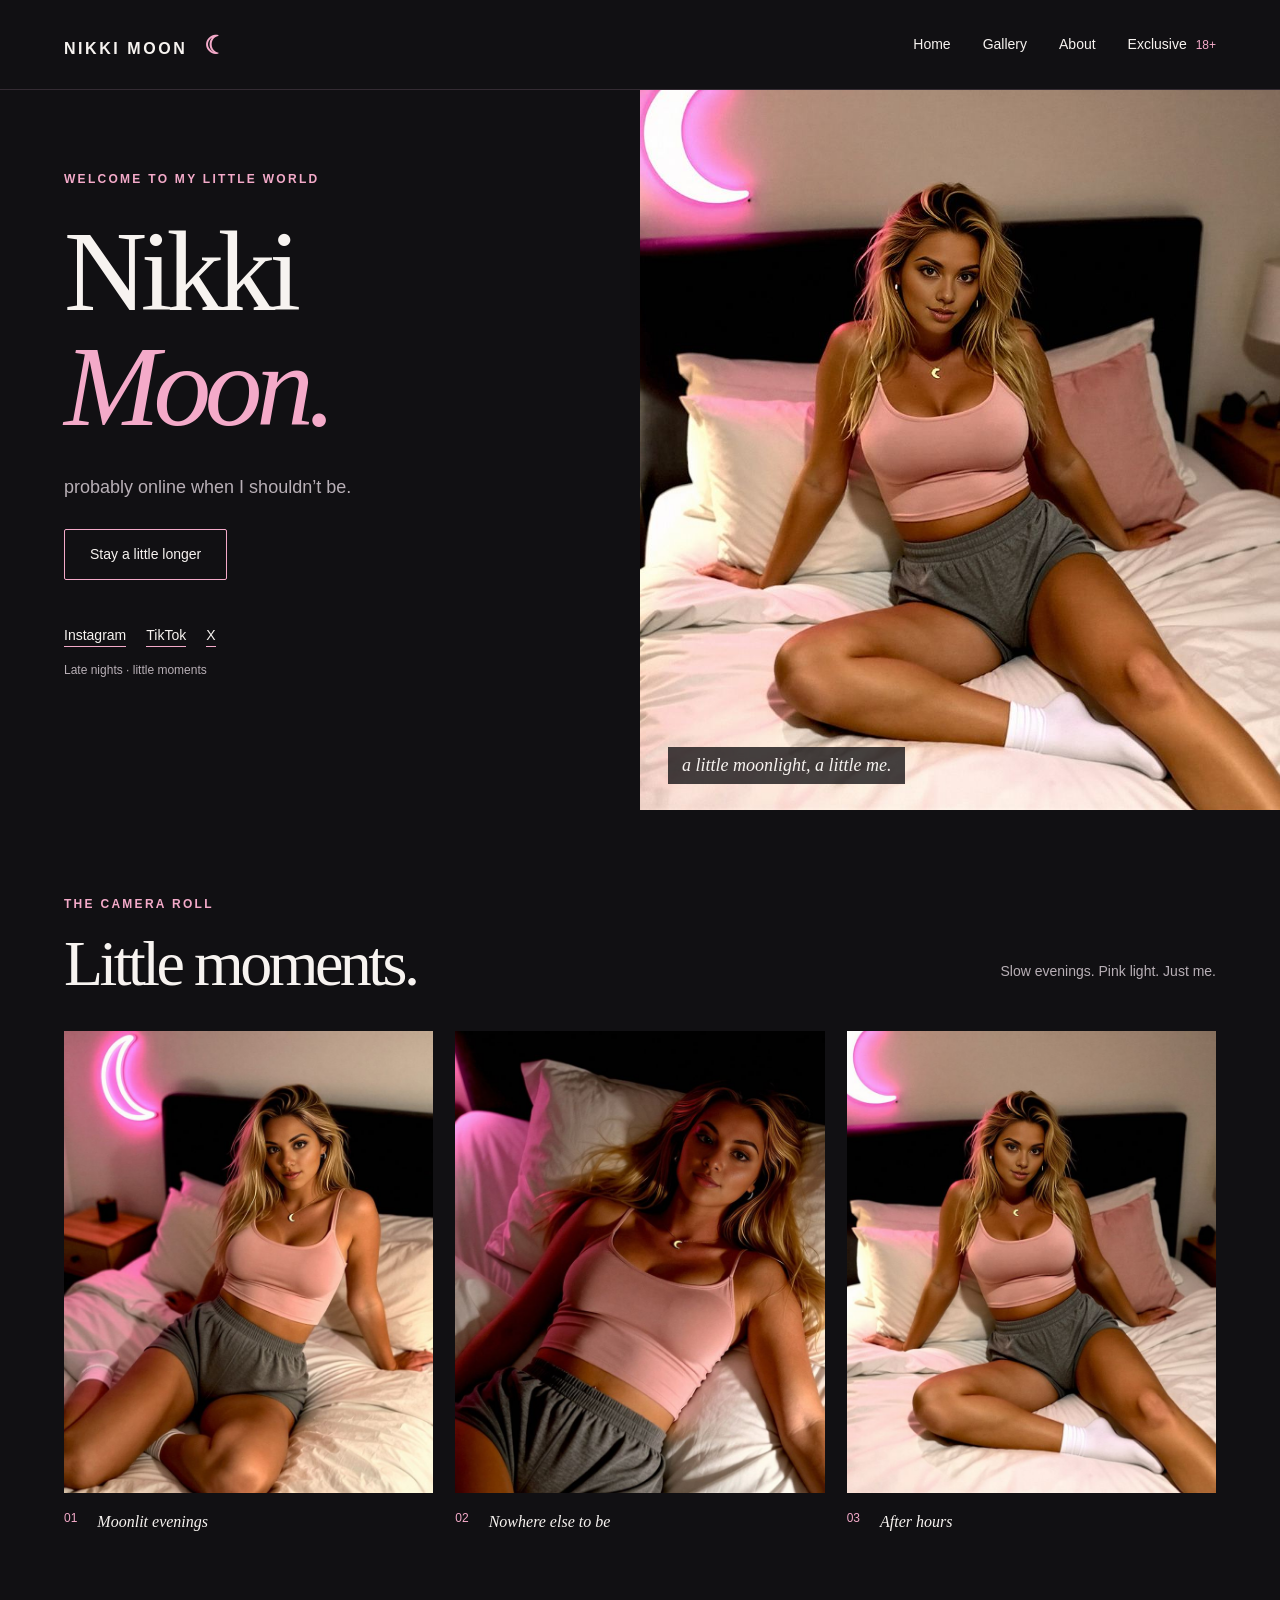
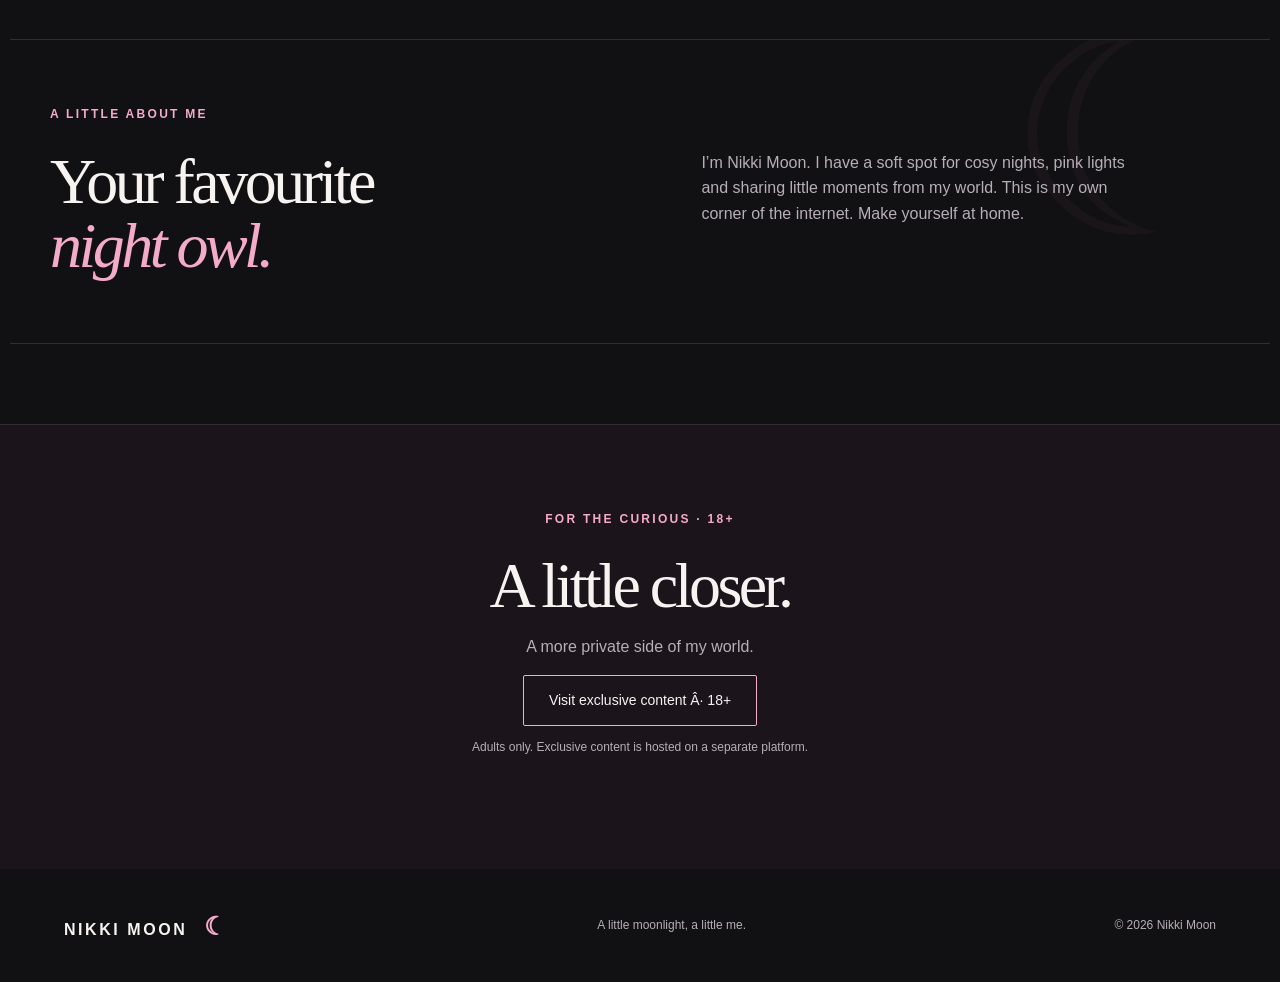
<file: index.html>
<!doctype html>
<html lang="en"><head><meta charset="UTF-8"><meta name="viewport" content="width=device-width,initial-scale=1"><meta name="description" content="Step into Nikki Moon’s world. Photos, little moments and exclusive content."><meta name="theme-color" content="#111013"><title>Nikki Moon | Official</title><link rel="stylesheet" href="style.css"><script defer src="app.js"></script></head><body>
<a class="skip" href="#main">Skip to content</a><header><a class="brand" href="#home">NIKKI MOON <span>☾</span></a><nav aria-label="Main navigation"><a href="index.html" aria-current="page">Home</a><a href="latest.html">Gallery</a><a href="#about">About</a><a class="exclusive" href="#exclusive">Exclusive <small>18+</small></a></nav></header>
<main id="main"><section id="home" class="hero"><div class="hero-copy"><p class="eyebrow">WELCOME TO MY LITTLE WORLD</p><h1>Nikki<br><em>Moon.</em></h1><p class="intro">probably online when I shouldn’t be.</p><a class="button" href="#gallery">Stay a little longer</a><div class="socials" id="socials" aria-label="Social profiles"></div><p class="virtual">Late nights · little moments</p></div><div class="hero-photo"><img src="assets/nikki-1.jpg" width="1400" height="1400" alt="Nikki in pink loungewear beneath a glowing crescent moon"><span class="photo-note">a little moonlight, a little me.</span></div></section>
<section id="gallery" class="gallery-section"><div class="section-heading"><div><p class="eyebrow">THE CAMERA ROLL</p><h2>Little moments.</h2></div><p>Slow evenings. Pink light. Just me.</p></div><div class="gallery"><button class="photo" data-image="assets/nikki-2.jpg" aria-label="Open Nikki’s moonlit bedroom photo"><img src="assets/nikki-2.jpg" loading="lazy" width="1400" height="1400" alt="Nikki relaxing beside a pink crescent moon light"><span>01 <i>Moonlit evenings</i></span></button><button class="photo" data-image="assets/nikki-3.jpg" aria-label="Open Nikki’s cosy evening photo"><img src="assets/nikki-3.jpg" loading="lazy" width="1400" height="1400" alt="Nikki reclining on soft white bedding in pink light"><span>02 <i>Nowhere else to be</i></span></button><button class="photo" data-image="assets/nikki-1.jpg" aria-label="Open Nikki’s loungewear photo"><img src="assets/nikki-1.jpg" loading="lazy" width="1400" height="1400" alt="Nikki sitting on her bed in pink and grey loungewear"><span>03 <i>After hours</i></span></button></div></section>
<section id="about" class="about"><p class="eyebrow">A LITTLE ABOUT ME</p><div><h2>Your favourite<br><em>night owl.</em></h2><p>I’m Nikki Moon. I have a soft spot for cosy nights, pink lights and sharing little moments from my world. This is my own corner of the internet. Make yourself at home.</p></div><span class="moon" aria-hidden="true">☾</span></section>
<section id="exclusive" class="exclusive-section"><p class="eyebrow">FOR THE CURIOUS · 18+</p><h2>A little closer.</h2><p>A more private side of my world.</p><div id="exclusive-link"><span class="coming">Exclusive link coming soon</span></div><p class="fine">Adults only. Exclusive content is hosted on a separate platform.</p></section></main>
<footer><a class="brand" href="#home">NIKKI MOON <span>☾</span></a><p>A little moonlight, a little me.</p><p>© <span id="year"></span> Nikki Moon</p></footer>
<dialog id="lightbox" aria-label="Gallery photo"><button id="close-lightbox" aria-label="Close photo">×</button><img id="lightbox-image" alt=""></dialog>
</body></html>
</file>
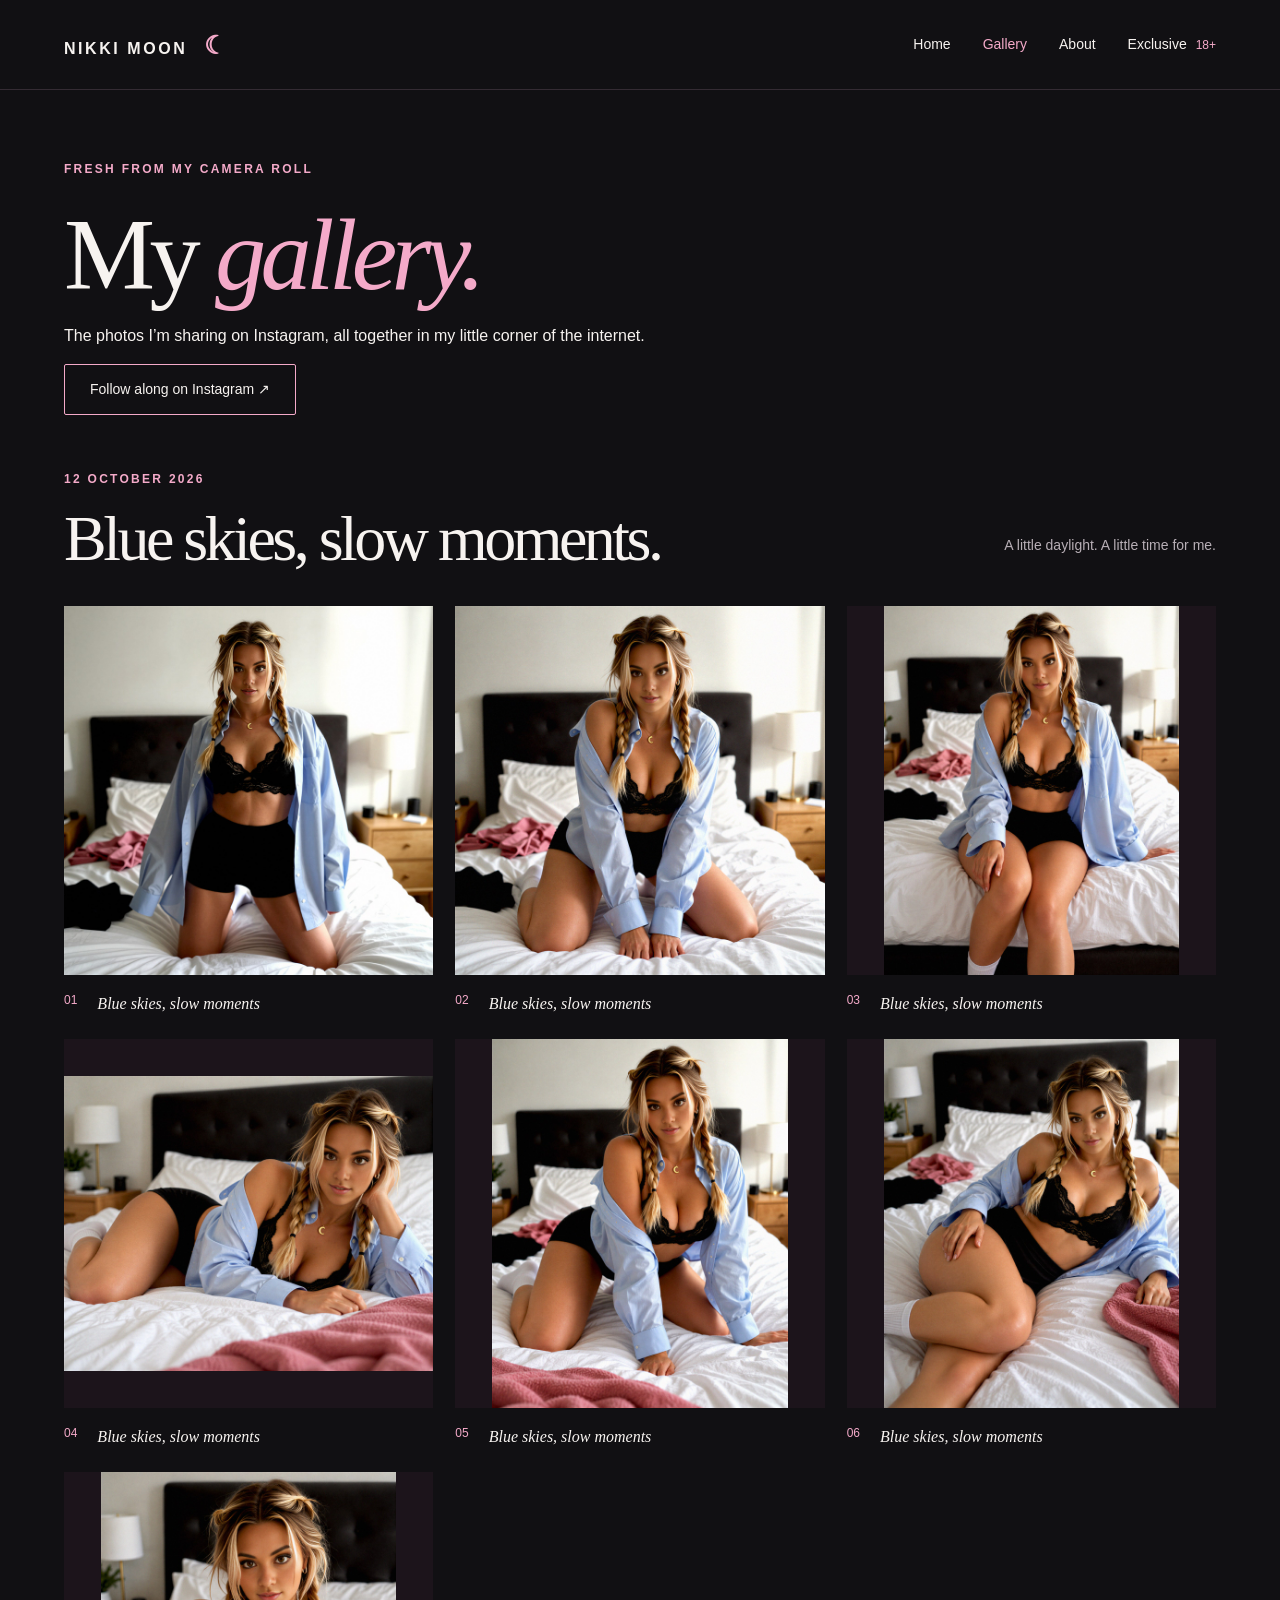
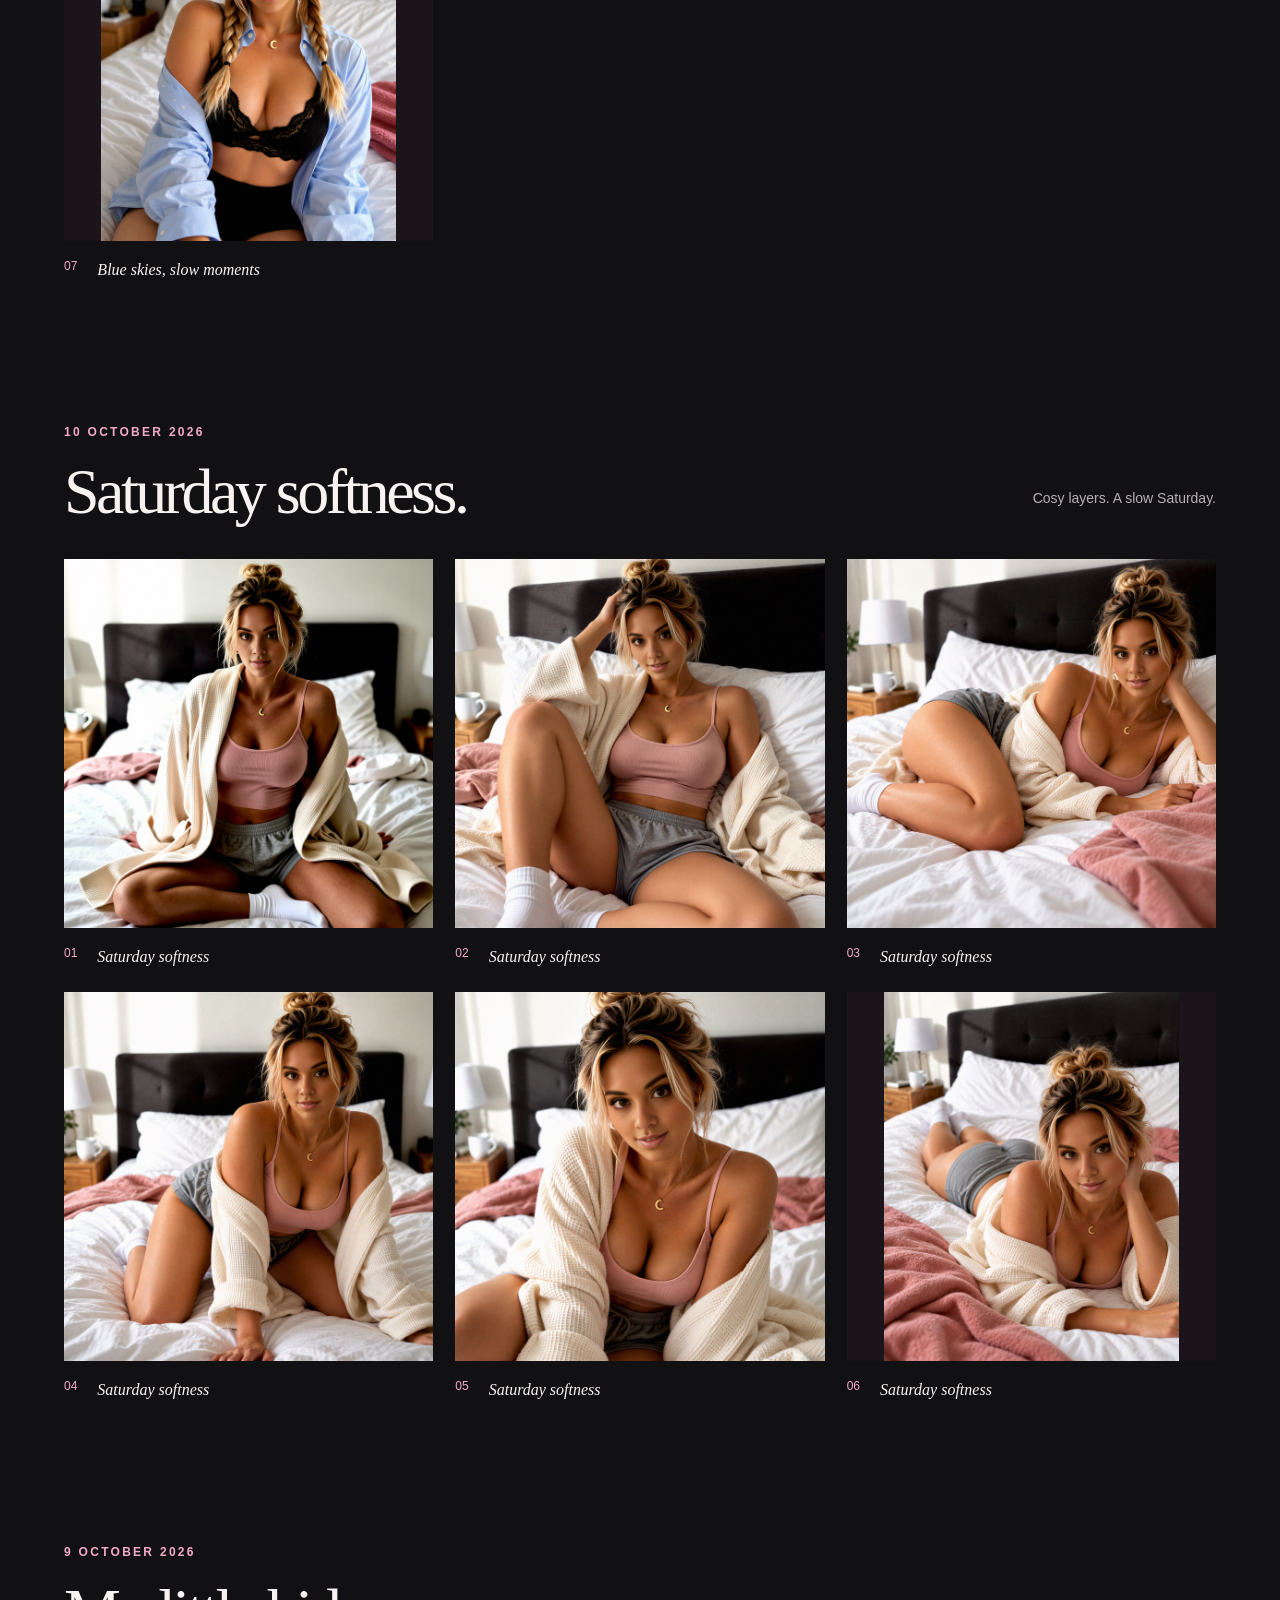
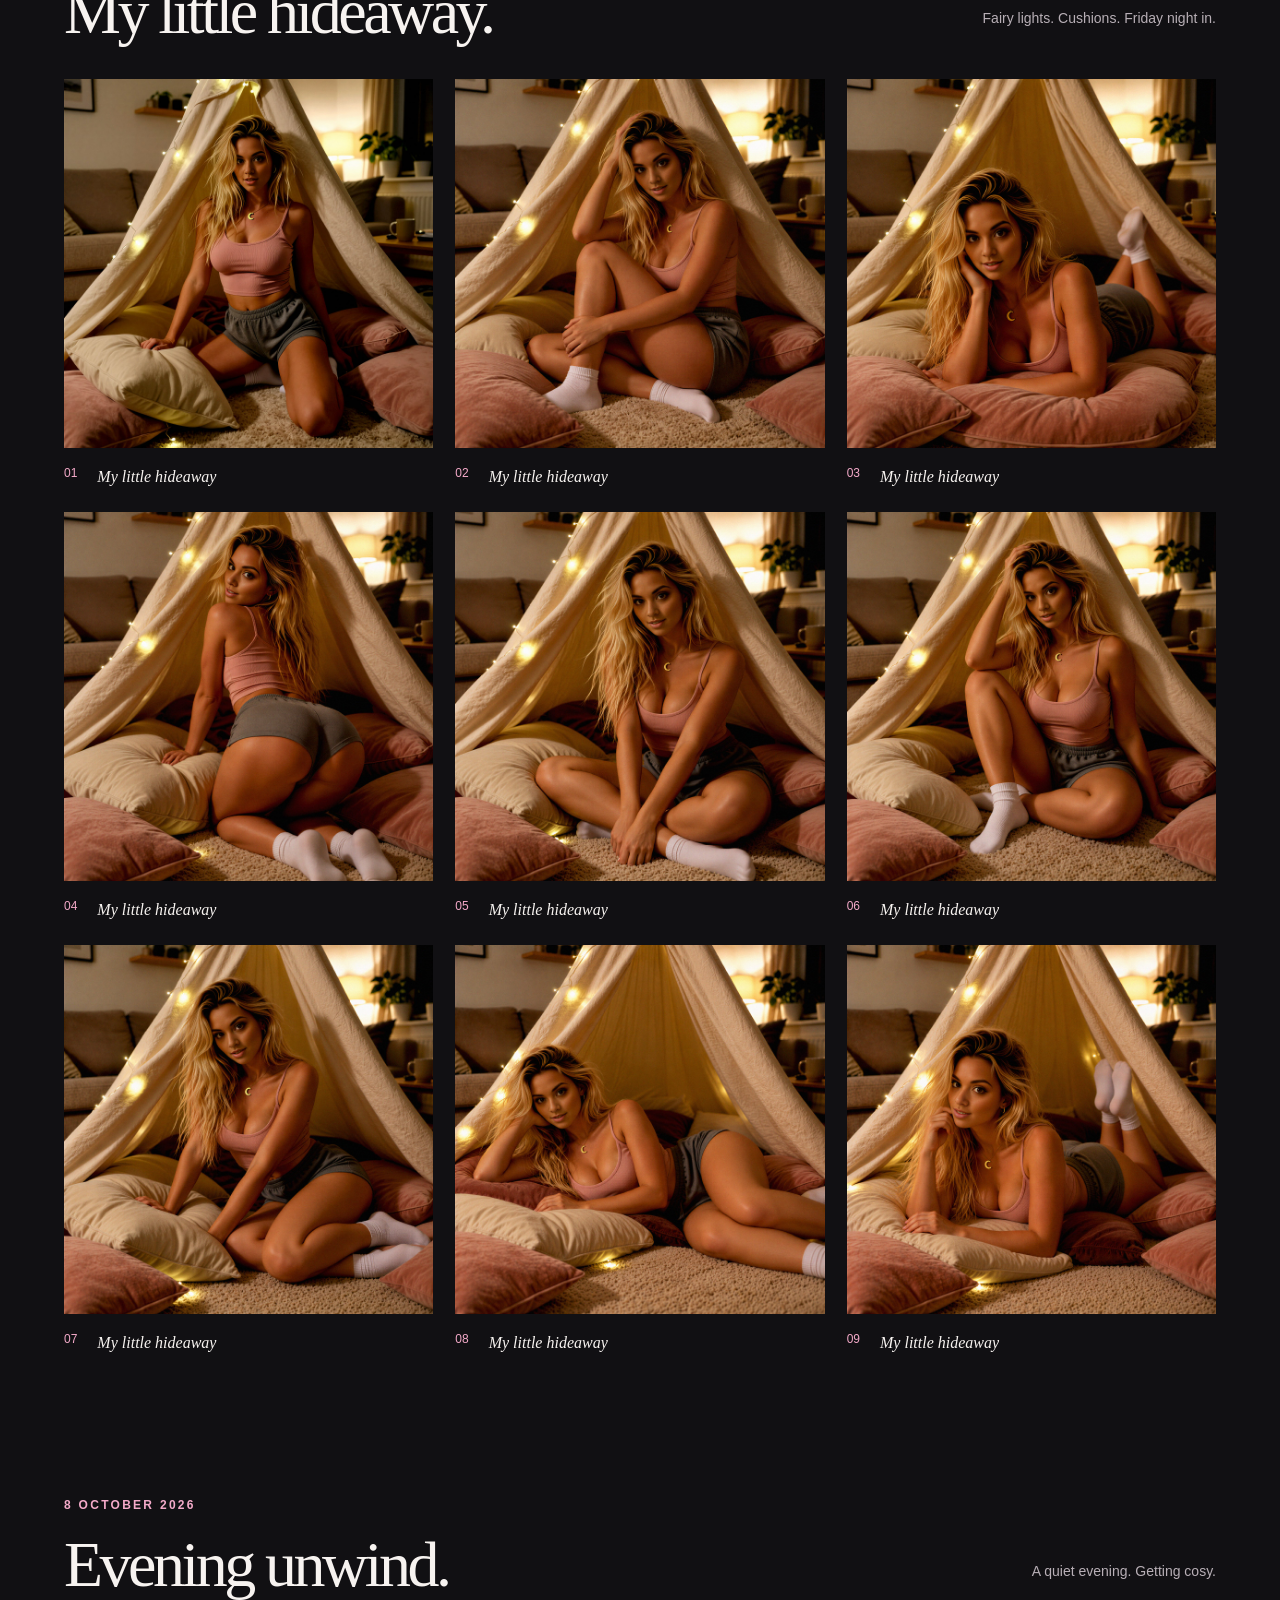
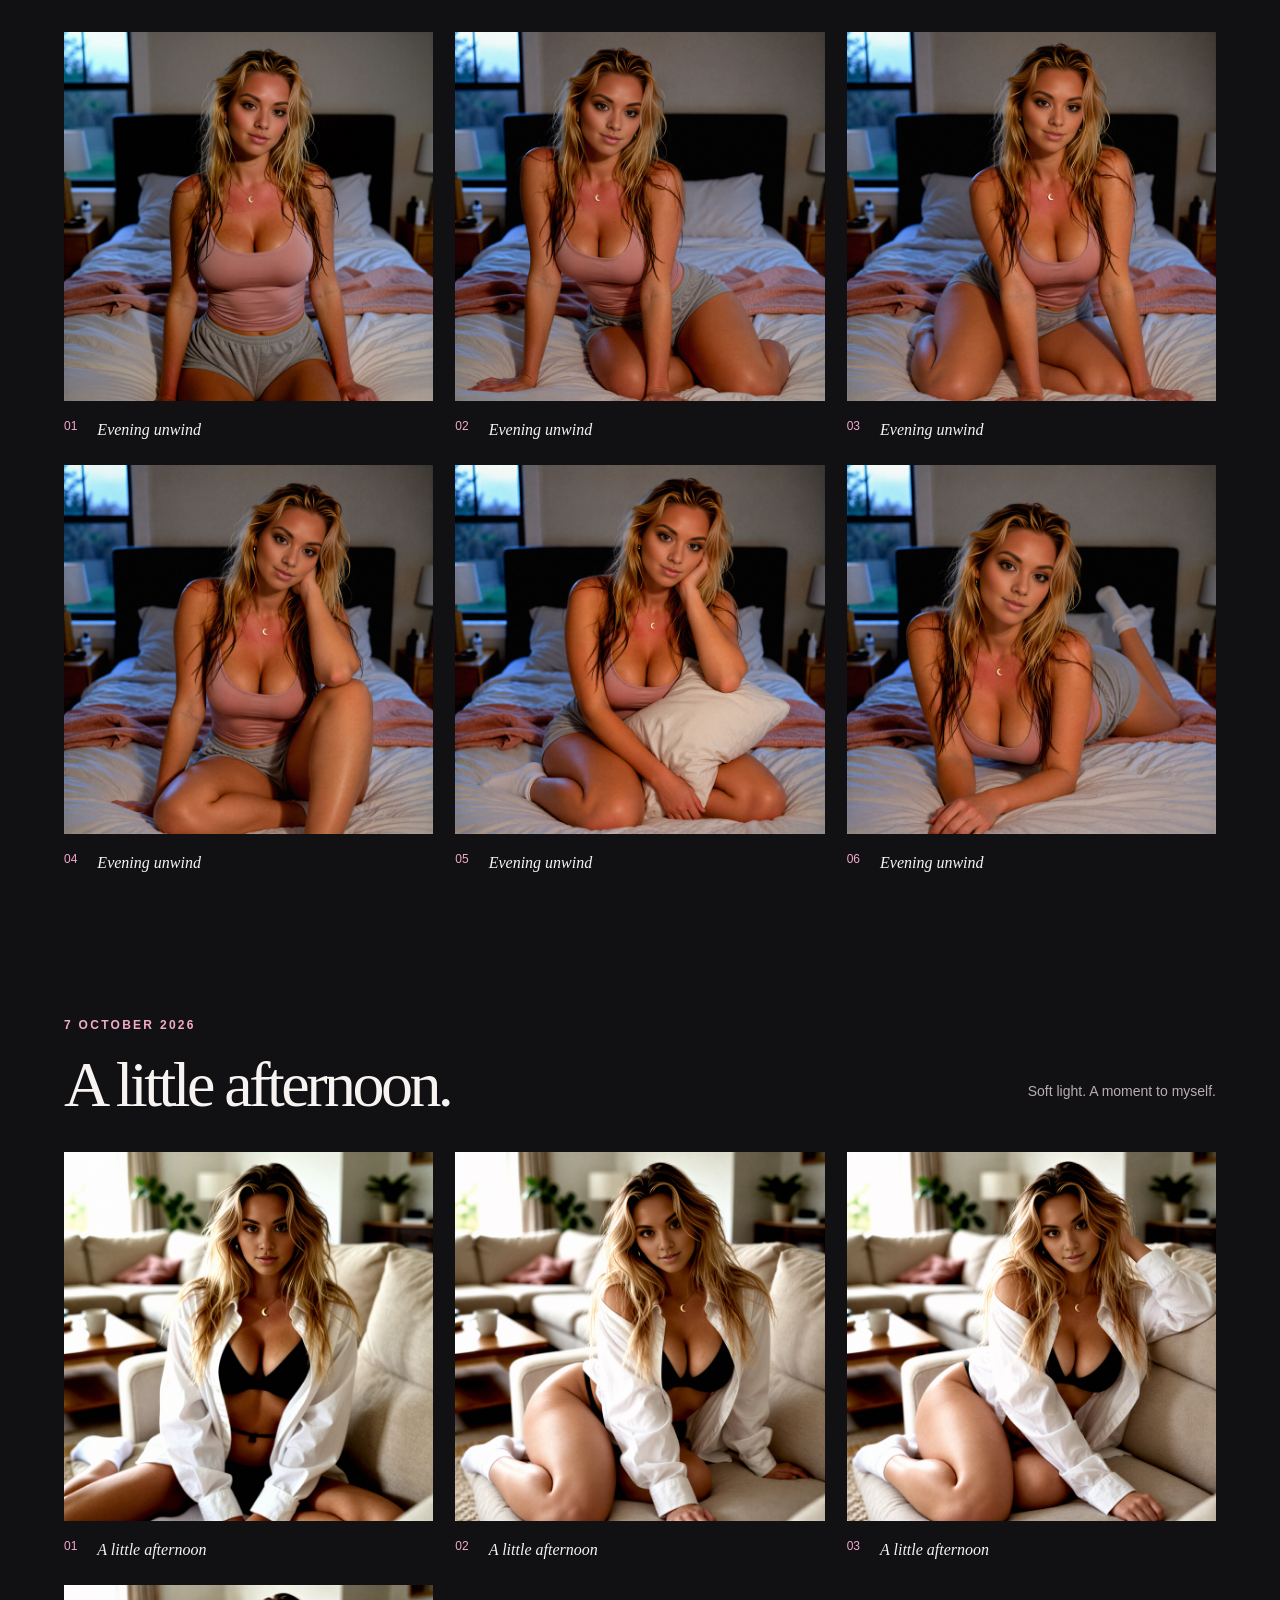
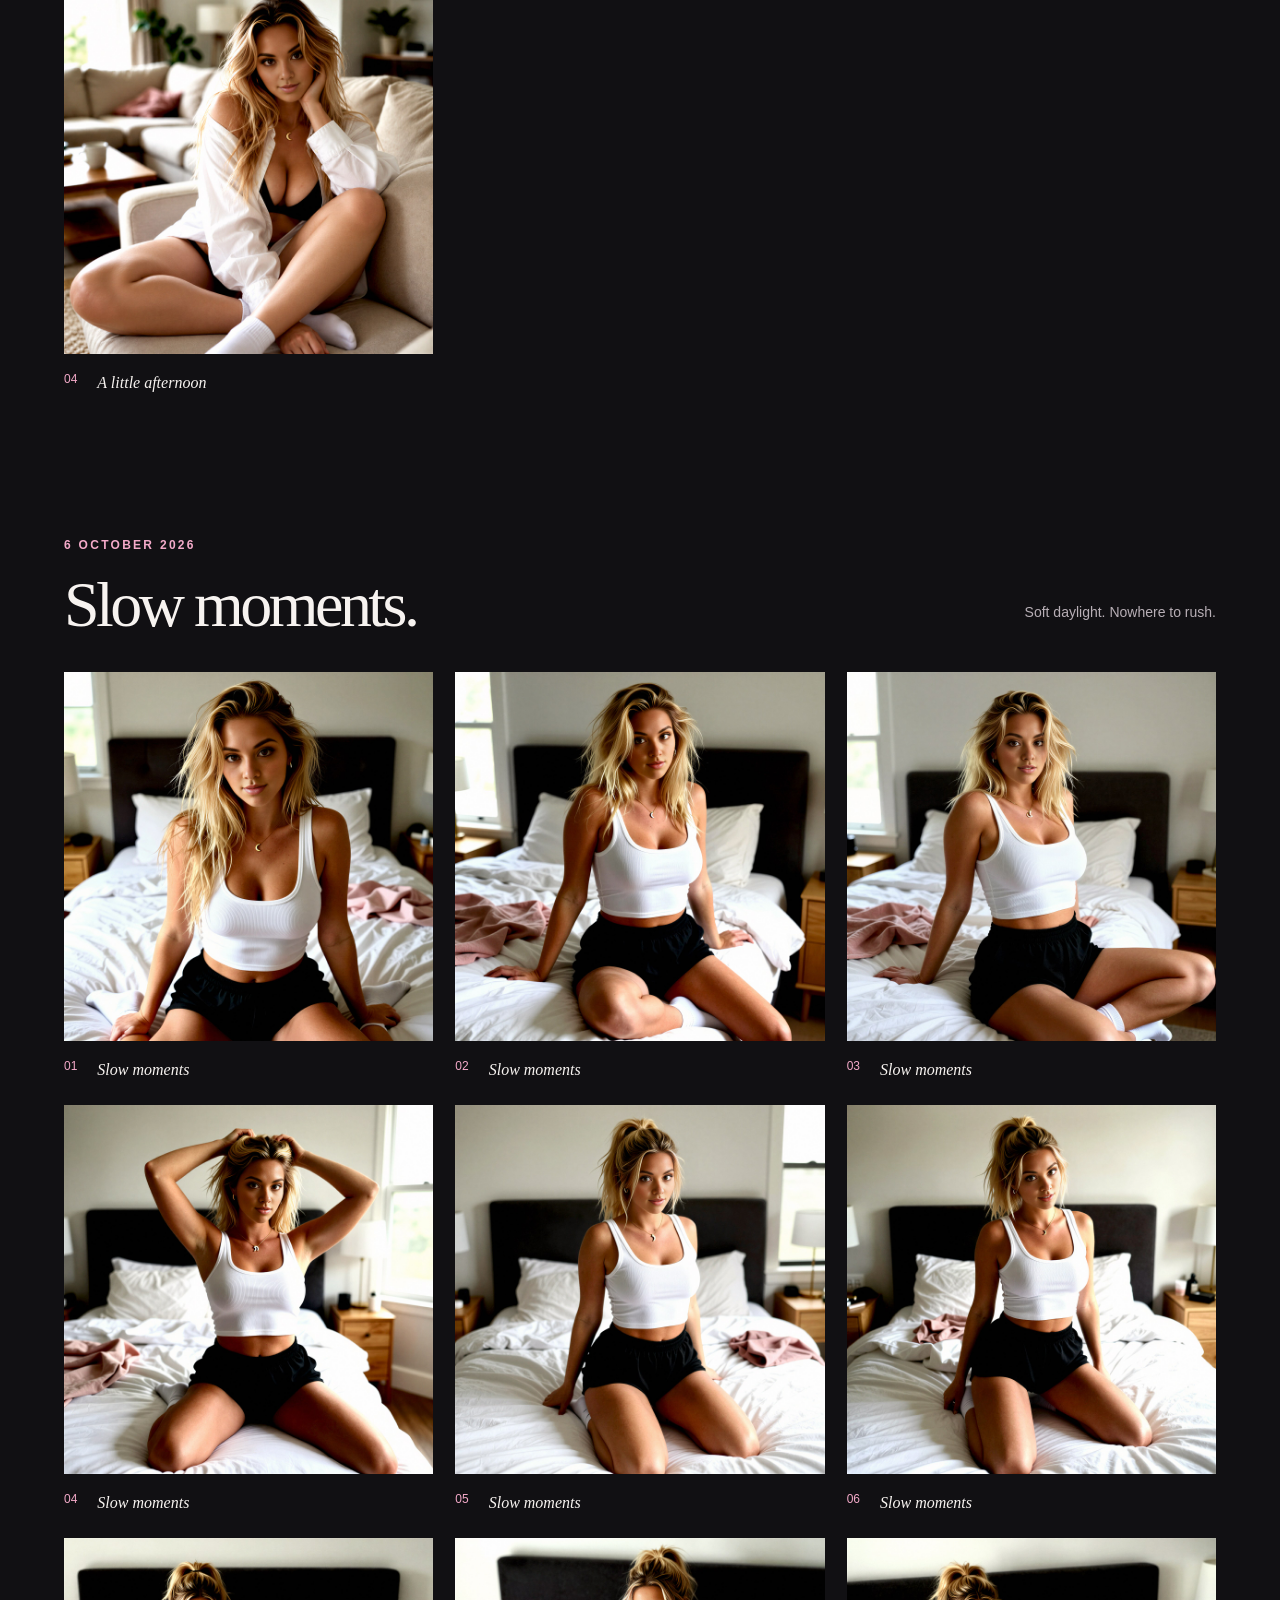
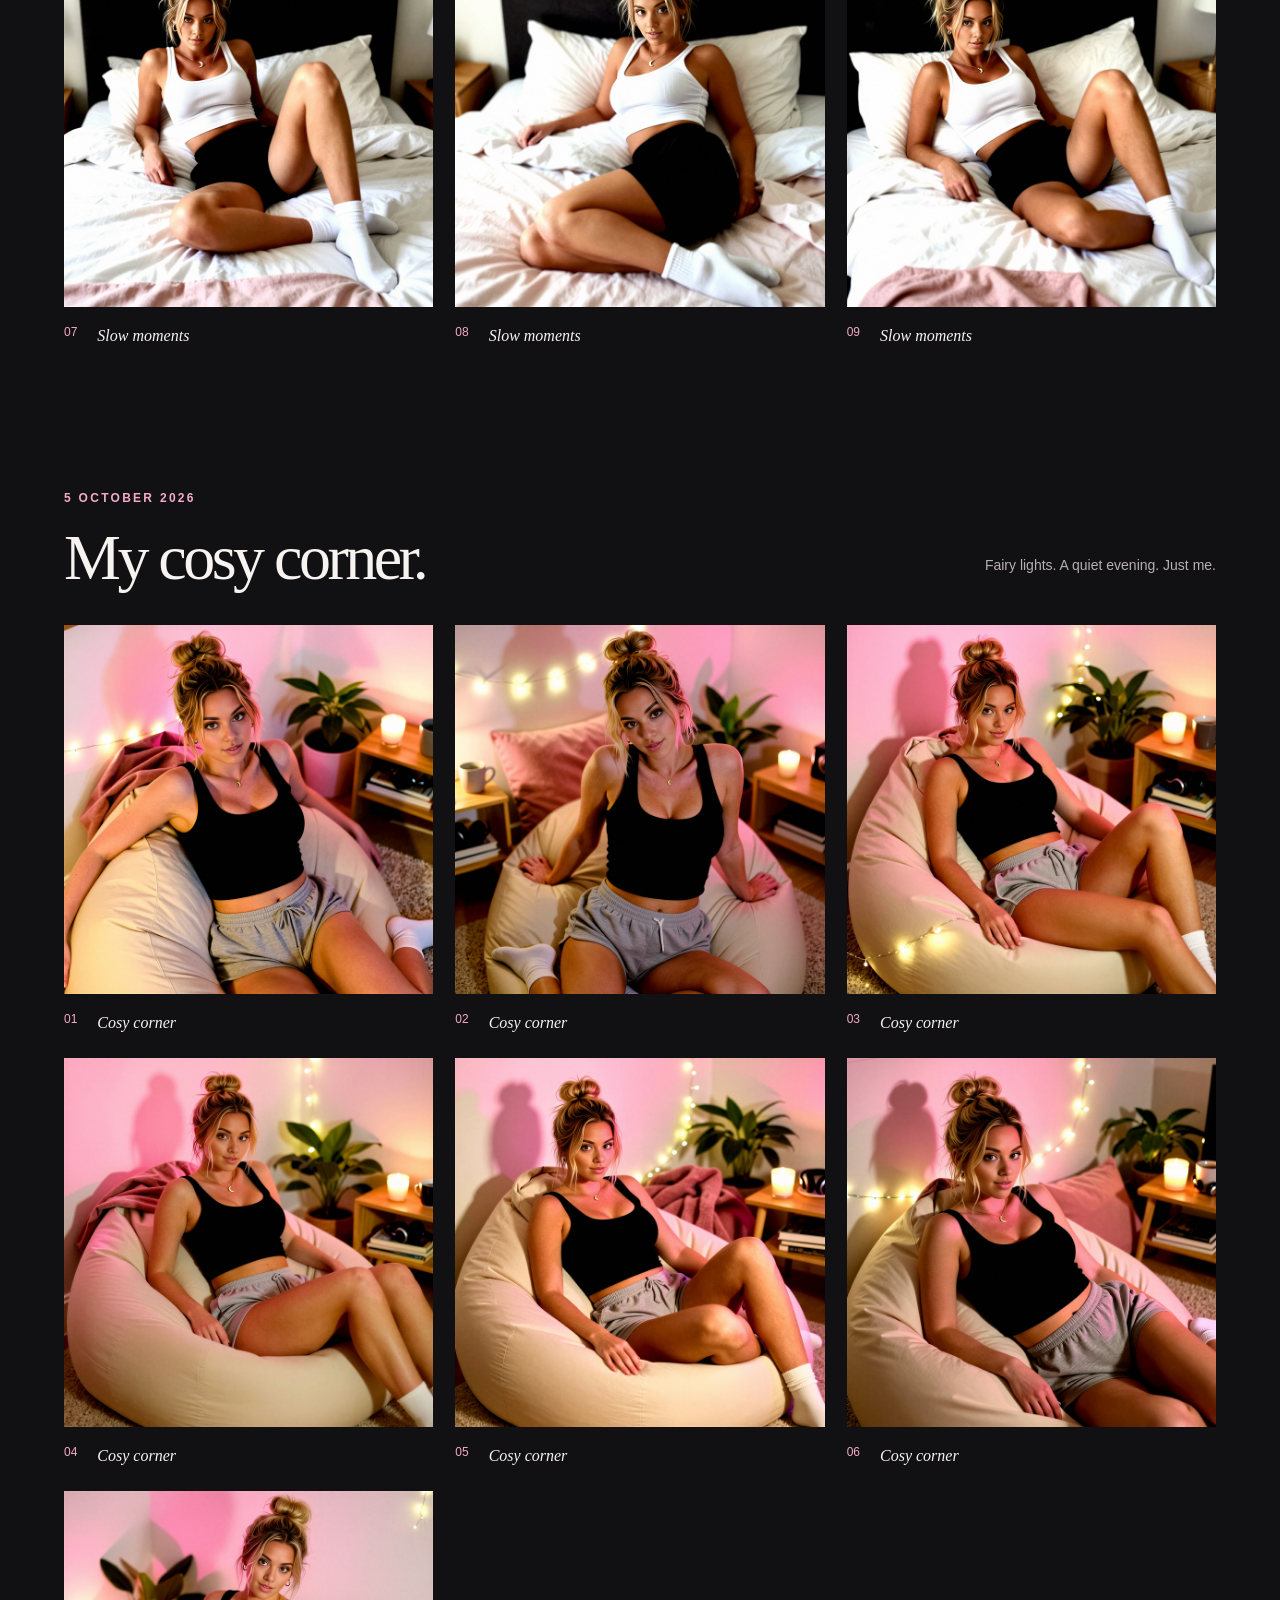
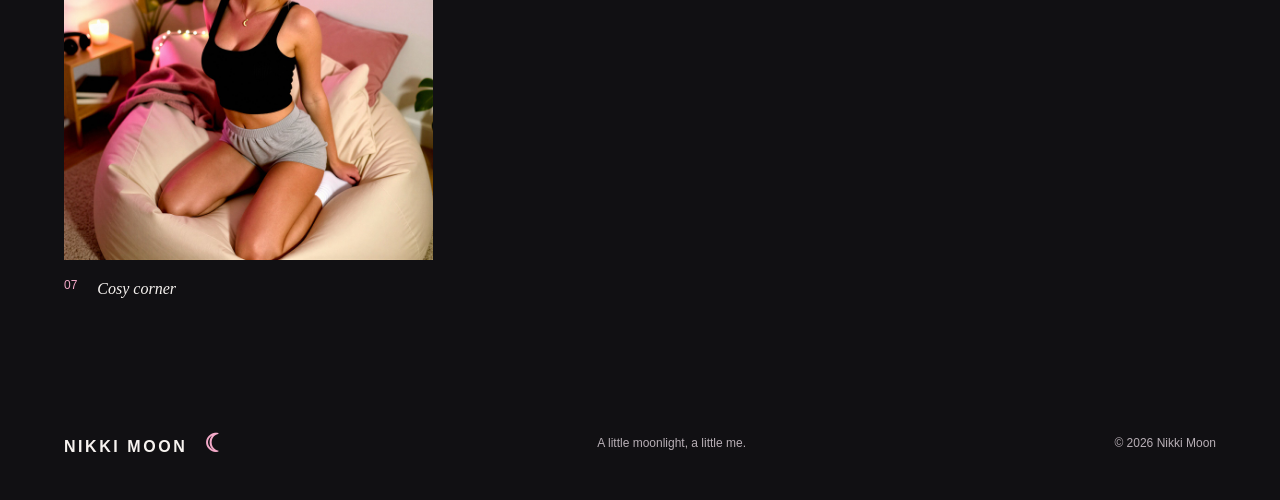
<file: latest.html>
<!doctype html>
<html lang="en">
<head>
<meta charset="UTF-8"><meta name="viewport" content="width=device-width,initial-scale=1">
<meta name="description" content="The latest photos and little moments from Nikki Moon.">
<meta name="theme-color" content="#111013"><title>Gallery | Nikki Moon</title>
<link rel="stylesheet" href="style.css">
<style>.latest-intro{max-width:1400px;margin:auto;padding:70px 5% 0}.latest-intro h1{font-size:clamp(64px,8vw,110px)}.latest-intro>p:last-child{color:var(--muted);max-width:520px}.gallery-section{padding-top:55px}.latest-gallery{grid-template-columns:repeat(3,1fr)}.latest-gallery .photo:last-child{grid-column:auto;max-width:none}.latest-gallery .photo img{aspect-ratio:1;object-fit:contain;background:#1c141b}nav [aria-current]{color:var(--pink)}@media(max-width:700px){.latest-gallery{grid-template-columns:1fr 1fr}.latest-intro{padding:45px 6% 0}}
</style>
</head>
<body>
<a class="skip" href="#main">Skip to content</a>
<header><a class="brand" href="index.html">NIKKI MOON <span>☾</span></a><nav aria-label="Main navigation"><a href="index.html">Home</a><a href="latest.html" aria-current="page">Gallery</a><a href="index.html#about">About</a><a href="index.html#exclusive">Exclusive <small>18+</small></a></nav></header>
<main id="main">
<div class="latest-intro"><p class="eyebrow">FRESH FROM MY CAMERA ROLL</p><h1>My <em>gallery.</em></h1><p>The photos I’m sharing on Instagram, all together in my little corner of the internet.</p><a class="button" href="https://www.instagram.com/nikki.moon.xo/" target="_blank" rel="noopener noreferrer">Follow along on Instagram ↗</a></div>
<section class="gallery-section" aria-labelledby="collection-oct12"><div class="section-heading"><div><p class="eyebrow"><time datetime="2026-10-12">12 OCTOBER 2026</time></p><h2 id="collection-oct12">Blue skies, slow moments.</h2></div><p>A little daylight. A little time for me.</p></div><div class="gallery latest-gallery"><button class="photo" data-image="gallery-2026-10-12-01.jpg" aria-label="View 12 October photo 1 of 7"><img src="gallery-2026-10-12-01.jpg" loading="lazy" width="1600" height="1600" alt="Nikki relaxing on white bedding in a blue shirt, black lace bra and black shorts, photo 1"><span>01 <i>Blue skies, slow moments</i></span></button>
<button class="photo" data-image="gallery-2026-10-12-02.jpg" aria-label="View 12 October photo 2 of 7"><img src="gallery-2026-10-12-02.jpg" loading="lazy" width="1600" height="1600" alt="Nikki relaxing on white bedding in a blue shirt, black lace bra and black shorts, photo 2"><span>02 <i>Blue skies, slow moments</i></span></button>
<button class="photo" data-image="gallery-2026-10-12-03.jpg" aria-label="View 12 October photo 3 of 7"><img src="gallery-2026-10-12-03.jpg" loading="lazy" width="1280" height="1600" alt="Nikki relaxing on white bedding in a blue shirt, black lace bra and black shorts, photo 3"><span>03 <i>Blue skies, slow moments</i></span></button>
<button class="photo" data-image="gallery-2026-10-12-04.jpg" aria-label="View 12 October photo 4 of 7"><img src="gallery-2026-10-12-04.jpg" loading="lazy" width="1600" height="1280" alt="Nikki relaxing on white bedding in a blue shirt, black lace bra and black shorts, photo 4"><span>04 <i>Blue skies, slow moments</i></span></button>
<button class="photo" data-image="gallery-2026-10-12-05.jpg" aria-label="View 12 October photo 5 of 7"><img src="gallery-2026-10-12-05.jpg" loading="lazy" width="1280" height="1600" alt="Nikki relaxing on white bedding in a blue shirt, black lace bra and black shorts, photo 5"><span>05 <i>Blue skies, slow moments</i></span></button>
<button class="photo" data-image="gallery-2026-10-12-06.jpg" aria-label="View 12 October photo 6 of 7"><img src="gallery-2026-10-12-06.jpg" loading="lazy" width="1280" height="1600" alt="Nikki relaxing on white bedding in a blue shirt, black lace bra and black shorts, photo 6"><span>06 <i>Blue skies, slow moments</i></span></button>
<button class="photo" data-image="gallery-2026-10-12-07.jpg" aria-label="View 12 October photo 7 of 7"><img src="gallery-2026-10-12-07.jpg" loading="lazy" width="1280" height="1600" alt="Nikki relaxing on white bedding in a blue shirt, black lace bra and black shorts, photo 7"><span>07 <i>Blue skies, slow moments</i></span></button></div></section>
<section class="gallery-section" aria-labelledby="collection-oct10"><div class="section-heading"><div><p class="eyebrow"><time datetime="2026-10-10">10 OCTOBER 2026</time></p><h2 id="collection-oct10">Saturday softness.</h2></div><p>Cosy layers. A slow Saturday.</p></div><div class="gallery latest-gallery"><button class="photo" data-image="gallery-2026-10-10-01.jpg" aria-label="View 10 October photo 1 of 6"><img src="gallery-2026-10-10-01.jpg" loading="lazy" width="1600" height="1600" alt="Nikki relaxing on white bedding in a cream cardigan, pink vest and grey shorts, photo 1"><span>01 <i>Saturday softness</i></span></button>
<button class="photo" data-image="gallery-2026-10-10-02.jpg" aria-label="View 10 October photo 2 of 6"><img src="gallery-2026-10-10-02.jpg" loading="lazy" width="1600" height="1600" alt="Nikki relaxing on white bedding in a cream cardigan, pink vest and grey shorts, photo 2"><span>02 <i>Saturday softness</i></span></button>
<button class="photo" data-image="gallery-2026-10-10-03.jpg" aria-label="View 10 October photo 3 of 6"><img src="gallery-2026-10-10-03.jpg" loading="lazy" width="1600" height="1600" alt="Nikki relaxing on white bedding in a cream cardigan, pink vest and grey shorts, photo 3"><span>03 <i>Saturday softness</i></span></button>
<button class="photo" data-image="gallery-2026-10-10-04.jpg" aria-label="View 10 October photo 4 of 6"><img src="gallery-2026-10-10-04.jpg" loading="lazy" width="1600" height="1600" alt="Nikki relaxing on white bedding in a cream cardigan, pink vest and grey shorts, photo 4"><span>04 <i>Saturday softness</i></span></button>
<button class="photo" data-image="gallery-2026-10-10-05.jpg" aria-label="View 10 October photo 5 of 6"><img src="gallery-2026-10-10-05.jpg" loading="lazy" width="1600" height="1600" alt="Nikki relaxing on white bedding in a cream cardigan, pink vest and grey shorts, photo 5"><span>05 <i>Saturday softness</i></span></button>
<button class="photo" data-image="gallery-2026-10-10-06.jpg" aria-label="View 10 October photo 6 of 6"><img src="gallery-2026-10-10-06.jpg" loading="lazy" width="1280" height="1600" alt="Nikki relaxing on white bedding in a cream cardigan, pink vest and grey shorts, photo 6"><span>06 <i>Saturday softness</i></span></button></div></section>
<section class="gallery-section" aria-labelledby="collection-oct9"><div class="section-heading"><div><p class="eyebrow"><time datetime="2026-10-09">9 OCTOBER 2026</time></p><h2 id="collection-oct9">My little hideaway.</h2></div><p>Fairy lights. Cushions. Friday night in.</p></div><div class="gallery latest-gallery"><button class="photo" data-image="gallery-2026-10-09-01.jpg" aria-label="View 9 October photo 1 of 9"><img src="gallery-2026-10-09-01.jpg" loading="lazy" width="1600" height="1600" alt="Nikki relaxing among cushions in a cosy blanket den with fairy lights, photo 1"><span>01 <i>My little hideaway</i></span></button>
<button class="photo" data-image="gallery-2026-10-09-02.jpg" aria-label="View 9 October photo 2 of 9"><img src="gallery-2026-10-09-02.jpg" loading="lazy" width="1600" height="1600" alt="Nikki relaxing among cushions in a cosy blanket den with fairy lights, photo 2"><span>02 <i>My little hideaway</i></span></button>
<button class="photo" data-image="gallery-2026-10-09-03.jpg" aria-label="View 9 October photo 3 of 9"><img src="gallery-2026-10-09-03.jpg" loading="lazy" width="1600" height="1600" alt="Nikki relaxing among cushions in a cosy blanket den with fairy lights, photo 3"><span>03 <i>My little hideaway</i></span></button>
<button class="photo" data-image="gallery-2026-10-09-04.jpg" aria-label="View 9 October photo 4 of 9"><img src="gallery-2026-10-09-04.jpg" loading="lazy" width="1600" height="1600" alt="Nikki relaxing among cushions in a cosy blanket den with fairy lights, photo 4"><span>04 <i>My little hideaway</i></span></button>
<button class="photo" data-image="gallery-2026-10-09-05.jpg" aria-label="View 9 October photo 5 of 9"><img src="gallery-2026-10-09-05.jpg" loading="lazy" width="1600" height="1600" alt="Nikki relaxing among cushions in a cosy blanket den with fairy lights, photo 5"><span>05 <i>My little hideaway</i></span></button>
<button class="photo" data-image="gallery-2026-10-09-06.jpg" aria-label="View 9 October photo 6 of 9"><img src="gallery-2026-10-09-06.jpg" loading="lazy" width="1600" height="1600" alt="Nikki relaxing among cushions in a cosy blanket den with fairy lights, photo 6"><span>06 <i>My little hideaway</i></span></button>
<button class="photo" data-image="gallery-2026-10-09-07.jpg" aria-label="View 9 October photo 7 of 9"><img src="gallery-2026-10-09-07.jpg" loading="lazy" width="1600" height="1600" alt="Nikki relaxing among cushions in a cosy blanket den with fairy lights, photo 7"><span>07 <i>My little hideaway</i></span></button>
<button class="photo" data-image="gallery-2026-10-09-08.jpg" aria-label="View 9 October photo 8 of 9"><img src="gallery-2026-10-09-08.jpg" loading="lazy" width="1600" height="1600" alt="Nikki relaxing among cushions in a cosy blanket den with fairy lights, photo 8"><span>08 <i>My little hideaway</i></span></button>
<button class="photo" data-image="gallery-2026-10-09-09.jpg" aria-label="View 9 October photo 9 of 9"><img src="gallery-2026-10-09-09.jpg" loading="lazy" width="1600" height="1600" alt="Nikki relaxing among cushions in a cosy blanket den with fairy lights, photo 9"><span>09 <i>My little hideaway</i></span></button></div></section>
<section class="gallery-section" aria-labelledby="collection-oct8"><div class="section-heading"><div><p class="eyebrow"><time datetime="2026-10-08">8 OCTOBER 2026</time></p><h2 id="collection-oct8">Evening unwind.</h2></div><p>A quiet evening. Getting cosy.</p></div><div class="gallery latest-gallery"><button class="photo" data-image="gallery-2026-10-08-01.jpg" aria-label="View 8 October photo 1 of 6"><img src="gallery-2026-10-08-01.jpg" loading="lazy" width="1600" height="1600" alt="Nikki relaxing on her bed in a pink vest and grey shorts, photo 1"><span>01 <i>Evening unwind</i></span></button>
<button class="photo" data-image="gallery-2026-10-08-02.jpg" aria-label="View 8 October photo 2 of 6"><img src="gallery-2026-10-08-02.jpg" loading="lazy" width="1600" height="1600" alt="Nikki relaxing on her bed in a pink vest and grey shorts, photo 2"><span>02 <i>Evening unwind</i></span></button>
<button class="photo" data-image="gallery-2026-10-08-03.jpg" aria-label="View 8 October photo 3 of 6"><img src="gallery-2026-10-08-03.jpg" loading="lazy" width="1600" height="1600" alt="Nikki relaxing on her bed in a pink vest and grey shorts, photo 3"><span>03 <i>Evening unwind</i></span></button>
<button class="photo" data-image="gallery-2026-10-08-04.jpg" aria-label="View 8 October photo 4 of 6"><img src="gallery-2026-10-08-04.jpg" loading="lazy" width="1600" height="1600" alt="Nikki relaxing on her bed in a pink vest and grey shorts, photo 4"><span>04 <i>Evening unwind</i></span></button>
<button class="photo" data-image="gallery-2026-10-08-05.jpg" aria-label="View 8 October photo 5 of 6"><img src="gallery-2026-10-08-05.jpg" loading="lazy" width="1600" height="1600" alt="Nikki relaxing on her bed in a pink vest and grey shorts, photo 5"><span>05 <i>Evening unwind</i></span></button>
<button class="photo" data-image="gallery-2026-10-08-06.jpg" aria-label="View 8 October photo 6 of 6"><img src="gallery-2026-10-08-06.jpg" loading="lazy" width="1600" height="1600" alt="Nikki relaxing on her bed in a pink vest and grey shorts, photo 6"><span>06 <i>Evening unwind</i></span></button></div></section>
<section class="gallery-section" aria-labelledby="collection-oct7"><div class="section-heading"><div><p class="eyebrow"><time datetime="2026-10-07">7 OCTOBER 2026</time></p><h2 id="collection-oct7">A little afternoon.</h2></div><p>Soft light. A moment to myself.</p></div><div class="gallery latest-gallery"><button class="photo" data-image="gallery-2026-10-07-01.jpg" aria-label="View 7 October photo 1 of 4"><img src="gallery-2026-10-07-01.jpg" loading="lazy" width="1600" height="1600" alt="Nikki sitting on a cream sofa in a white shirt and black lingerie, photo 1"><span>01 <i>A little afternoon</i></span></button>
<button class="photo" data-image="gallery-2026-10-07-02.jpg" aria-label="View 7 October photo 2 of 4"><img src="gallery-2026-10-07-02.jpg" loading="lazy" width="1600" height="1600" alt="Nikki sitting on a cream sofa in a white shirt and black lingerie, photo 2"><span>02 <i>A little afternoon</i></span></button>
<button class="photo" data-image="gallery-2026-10-07-03.jpg" aria-label="View 7 October photo 3 of 4"><img src="gallery-2026-10-07-03.jpg" loading="lazy" width="1600" height="1600" alt="Nikki sitting on a cream sofa in a white shirt and black lingerie, photo 3"><span>03 <i>A little afternoon</i></span></button>
<button class="photo" data-image="gallery-2026-10-07-04.jpg" aria-label="View 7 October photo 4 of 4"><img src="gallery-2026-10-07-04.jpg" loading="lazy" width="1600" height="1600" alt="Nikki sitting on a cream sofa in a white shirt and black lingerie, photo 4"><span>04 <i>A little afternoon</i></span></button></div></section>
<section class="gallery-section" aria-labelledby="collection-oct6"><div class="section-heading"><div><p class="eyebrow"><time datetime="2026-10-06">6 OCTOBER 2026</time></p><h2 id="collection-oct6">Slow moments.</h2></div><p>Soft daylight. Nowhere to rush.</p></div><div class="gallery latest-gallery"><button class="photo" data-image="gallery-2026-10-06-01.jpg" aria-label="View 6 October photo 1 of 9"><img src="gallery-2026-10-06-01.jpg" loading="lazy" width="1600" height="1600" alt="Nikki relaxing on white bedding in a white vest and black shorts, photo 1"><span>01 <i>Slow moments</i></span></button><button class="photo" data-image="gallery-2026-10-06-02.jpg" aria-label="View 6 October photo 2 of 9"><img src="gallery-2026-10-06-02.jpg" loading="lazy" width="1600" height="1600" alt="Nikki relaxing on white bedding in a white vest and black shorts, photo 2"><span>02 <i>Slow moments</i></span></button><button class="photo" data-image="gallery-2026-10-06-03.jpg" aria-label="View 6 October photo 3 of 9"><img src="gallery-2026-10-06-03.jpg" loading="lazy" width="1600" height="1600" alt="Nikki relaxing on white bedding in a white vest and black shorts, photo 3"><span>03 <i>Slow moments</i></span></button><button class="photo" data-image="gallery-2026-10-06-04.jpg" aria-label="View 6 October photo 4 of 9"><img src="gallery-2026-10-06-04.jpg" loading="lazy" width="1600" height="1600" alt="Nikki relaxing on white bedding in a white vest and black shorts, photo 4"><span>04 <i>Slow moments</i></span></button><button class="photo" data-image="gallery-2026-10-06-05.jpg" aria-label="View 6 October photo 5 of 9"><img src="gallery-2026-10-06-05.jpg" loading="lazy" width="1600" height="1600" alt="Nikki relaxing on white bedding in a white vest and black shorts, photo 5"><span>05 <i>Slow moments</i></span></button><button class="photo" data-image="gallery-2026-10-06-06.jpg" aria-label="View 6 October photo 6 of 9"><img src="gallery-2026-10-06-06.jpg" loading="lazy" width="1600" height="1600" alt="Nikki relaxing on white bedding in a white vest and black shorts, photo 6"><span>06 <i>Slow moments</i></span></button><button class="photo" data-image="gallery-2026-10-06-07.jpg" aria-label="View 6 October photo 7 of 9"><img src="gallery-2026-10-06-07.jpg" loading="lazy" width="1600" height="1600" alt="Nikki relaxing on white bedding in a white vest and black shorts, photo 7"><span>07 <i>Slow moments</i></span></button><button class="photo" data-image="gallery-2026-10-06-08.jpg" aria-label="View 6 October photo 8 of 9"><img src="gallery-2026-10-06-08.jpg" loading="lazy" width="1600" height="1600" alt="Nikki relaxing on white bedding in a white vest and black shorts, photo 8"><span>08 <i>Slow moments</i></span></button><button class="photo" data-image="gallery-2026-10-06-09.jpg" aria-label="View 6 October photo 9 of 9"><img src="gallery-2026-10-06-09.jpg" loading="lazy" width="1600" height="1600" alt="Nikki relaxing on white bedding in a white vest and black shorts, photo 9"><span>09 <i>Slow moments</i></span></button></div></section>
<section class="gallery-section" aria-labelledby="collection-title">
<div class="section-heading"><div><p class="eyebrow"><time datetime="2026-10-05">5 OCTOBER 2026</time></p><h2 id="collection-title">My cosy corner.</h2></div><p>Fairy lights. A quiet evening. Just me.</p></div>
<div class="gallery latest-gallery">
<button class="photo" data-image="latest-2026-10-05-01.jpg" aria-label="View photo 1 of 7"><img src="latest-2026-10-05-01.jpg" loading="lazy" width="1600" height="1600" alt="Nikki relaxing in a cosy beanbag corner with fairy lights, photo 1"><span>01 <i>Cosy corner</i></span></button>
<button class="photo" data-image="latest-2026-10-05-02.jpg" aria-label="View photo 2 of 7"><img src="latest-2026-10-05-02.jpg" loading="lazy" width="1600" height="1600" alt="Nikki relaxing in a cosy beanbag corner with fairy lights, photo 2"><span>02 <i>Cosy corner</i></span></button>
<button class="photo" data-image="latest-2026-10-05-03.jpg" aria-label="View photo 3 of 7"><img src="latest-2026-10-05-03.jpg" loading="lazy" width="1600" height="1600" alt="Nikki relaxing in a cosy beanbag corner with fairy lights, photo 3"><span>03 <i>Cosy corner</i></span></button>
<button class="photo" data-image="latest-2026-10-05-04.jpg" aria-label="View photo 4 of 7"><img src="latest-2026-10-05-04.jpg" loading="lazy" width="1600" height="1600" alt="Nikki relaxing in a cosy beanbag corner with fairy lights, photo 4"><span>04 <i>Cosy corner</i></span></button>
<button class="photo" data-image="latest-2026-10-05-05.jpg" aria-label="View photo 5 of 7"><img src="latest-2026-10-05-05.jpg" loading="lazy" width="1600" height="1600" alt="Nikki relaxing in a cosy beanbag corner with fairy lights, photo 5"><span>05 <i>Cosy corner</i></span></button>
<button class="photo" data-image="latest-2026-10-05-06.jpg" aria-label="View photo 6 of 7"><img src="latest-2026-10-05-06.jpg" loading="lazy" width="1600" height="1600" alt="Nikki relaxing in a cosy beanbag corner with fairy lights, photo 6"><span>06 <i>Cosy corner</i></span></button>
<button class="photo" data-image="latest-2026-10-05-07.jpg" aria-label="View photo 7 of 7"><img src="latest-2026-10-05-07.jpg" loading="lazy" width="1600" height="1600" alt="Nikki relaxing in a cosy beanbag corner with fairy lights, photo 7"><span>07 <i>Cosy corner</i></span></button>
</div></section></main>
<footer><a class="brand" href="index.html">NIKKI MOON <span>☾</span></a><p>A little moonlight, a little me.</p><p>© <span id="year"></span> Nikki Moon</p></footer>
<dialog id="lightbox" aria-label="Gallery photo"><button id="close-lightbox" aria-label="Close photo">×</button><img id="lightbox-image" alt=""></dialog>
<script>
document.querySelector('#year').textContent = new Date().getFullYear();
const dialog = document.querySelector('#lightbox');
document.querySelectorAll('.photo').forEach(button => button.addEventListener('click', () => {
const image = document.querySelector('#lightbox-image');
image.src = button.dataset.image; image.alt = button.querySelector('img').alt; dialog.showModal();
}));
document.querySelector('#close-lightbox').addEventListener('click', () => dialog.close());
dialog.addEventListener('click', event => {if(event.target === dialog) dialog.close();});
</script>
</body></html>
</file>
<file: style.css>
:root{color-scheme:dark;--bg:#111013;--ink:#f7f3f0;--muted:#b8afb6;--pink:#f4aac9;--line:#342b33}*{box-sizing:border-box}html{scroll-behavior:smooth;scroll-padding-top:90px}body{margin:0;background:var(--bg);color:var(--ink);font:16px/1.6 Arial,sans-serif}a{color:inherit;text-decoration:none}button{font:inherit}a:focus-visible,button:focus-visible{outline:3px solid var(--pink);outline-offset:5px}.skip{position:fixed;top:-100px;background:var(--pink);color:#111;padding:12px;z-index:20}.skip:focus{top:0}header{height:90px;max-width:1400px;margin:auto;padding:0 5%;display:flex;align-items:center;justify-content:space-between;gap:20px;border-bottom:1px solid var(--line)}.brand{font-size:16px;letter-spacing:.16em;font-weight:700;white-space:nowrap}.brand span{color:var(--pink);font-size:25px;margin-left:10px}nav{display:flex;gap:32px;align-items:center;font-size:14px}nav a:hover{color:var(--pink)}small{font-size:12px;color:var(--pink);margin-left:5px}.hero{max-width:1400px;margin:auto;display:grid;grid-template-columns:1fr 1fr;min-height:720px}.hero-copy{padding:80px 10% 65px}.eyebrow{font-size:12px;letter-spacing:.19em;color:var(--pink);font-weight:600;margin:0 0 25px}h1,h2{font-family:Georgia,serif;font-weight:400;line-height:1;letter-spacing:-.055em;margin:0}h1{font-size:clamp(80px,9vw,142px)}em{font-weight:400;color:var(--pink)}.intro{color:var(--muted);font-size:18px;margin:28px 0}.button{display:inline-block;border:1px solid var(--pink);padding:13px 25px;border-radius:2px;font-size:14px}.button:hover{background:var(--pink);color:var(--bg)}.socials{display:flex;gap:20px;flex-wrap:wrap;margin-top:44px;font-size:14px}.socials span{color:#a399a3}.socials a{border-bottom:1px solid var(--pink)}.virtual{font-size:12px;color:var(--muted);margin-top:14px}.hero-photo{position:relative;min-width:0}.hero-photo img{width:100%;height:100%;object-fit:cover;object-position:50% 35%;display:block}.photo-note{position:absolute;bottom:26px;left:28px;background:#111013c7;padding:8px 14px;font:italic 18px Georgia,serif}.gallery-section{max-width:1400px;margin:0 auto;padding:85px 5%}.section-heading{display:flex;justify-content:space-between;align-items:end;gap:25px;margin-bottom:35px}.section-heading h2,h2{font-size:clamp(44px,5vw,68px)}.section-heading .eyebrow{margin-bottom:18px}.section-heading>p{color:var(--muted);font-size:14px}.gallery{display:grid;grid-template-columns:repeat(3,1fr);gap:22px}.photo{background:none;border:0;padding:0;color:var(--ink);text-align:left;cursor:pointer;min-width:0}.photo img{width:100%;height:auto;aspect-ratio:4/5;object-fit:cover;display:block;transition:filter .2s}.photo:hover img{filter:brightness(1.1)}.photo span{display:flex;gap:20px;margin-top:16px;font-size:12px;color:var(--pink)}.photo i{font-size:16px;color:var(--ink);font-family:Georgia,serif}.about{position:relative;overflow:hidden;max-width:1260px;margin:20px auto 80px;padding:65px 40px;border-block:1px solid var(--line)}.about>div{display:grid;grid-template-columns:1.1fr 1fr;gap:70px;position:relative;z-index:1}.about p:not(.eyebrow){max-width:440px;color:var(--muted);margin:0}.moon{position:absolute;right:15px;top:-65px;font:280px Georgia,serif;color:#f4aac909}.exclusive-section{text-align:center;padding:85px 20px 100px;background:#1c141b;border-top:1px solid var(--line)}.exclusive-section>p:not(.eyebrow){color:var(--muted)}.coming{display:inline-block;border:1px solid #785267;padding:14px 28px;border-radius:2px;color:var(--pink);margin:18px 0}.fine{font-size:12px}footer{max-width:1400px;margin:auto;padding:35px 5%;display:flex;justify-content:space-between;align-items:center;gap:20px}footer p{font-size:12px;color:var(--muted)}dialog{padding:0;border:1px solid var(--line);background:var(--bg);max-width:92vw;max-height:92vh}dialog::backdrop{background:#000d}dialog img{display:block;max-width:88vw;max-height:85vh;object-fit:contain}dialog button{position:absolute;right:10px;top:10px;width:44px;height:44px;border:1px solid white;border-radius:50%;background:#111d;color:white;font-size:28px;cursor:pointer}@media(max-width:700px){header{height:auto;min-height:80px;flex-wrap:wrap;padding-block:15px}.brand{font-size:14px}nav{gap:20px}.hero{grid-template-columns:1fr;min-height:0}.hero-copy{padding:50px 6% 40px}.hero h1{font-size:92px}.hero-photo{height:520px}.socials{margin-top:28px}.gallery-section{padding:55px 6%}.section-heading{display:block}.gallery{gap:14px;grid-template-columns:1fr 1fr}.photo:last-child{grid-column:1/-1;max-width:calc(50% - 7px)}.about{margin:0 6% 50px;padding:40px 0}.about>div{grid-template-columns:1fr;gap:28px}.exclusive-section{padding:65px 6%}footer{flex-wrap:wrap}footer p{margin:0}h2{font-size:48px}}@media(prefers-reduced-motion:reduce){html{scroll-behavior:auto}*{transition:none!important}}
</file>
